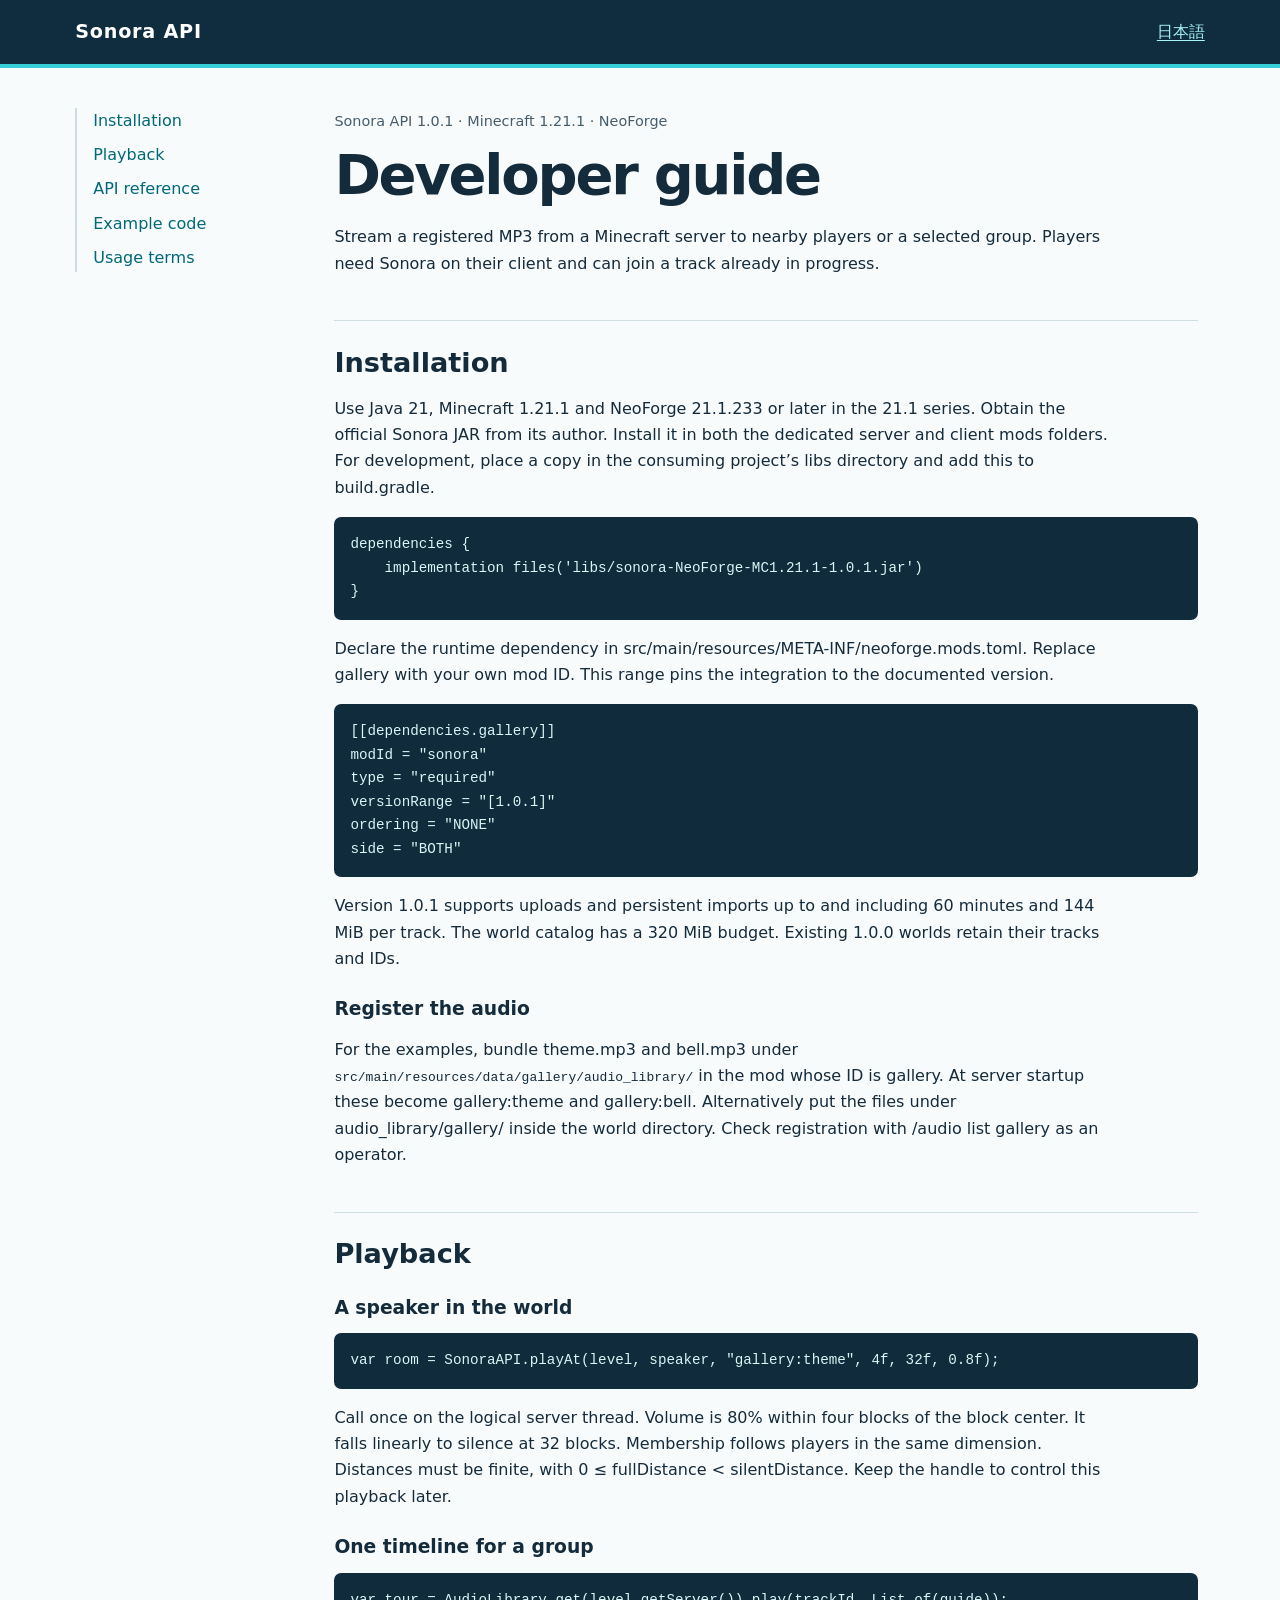
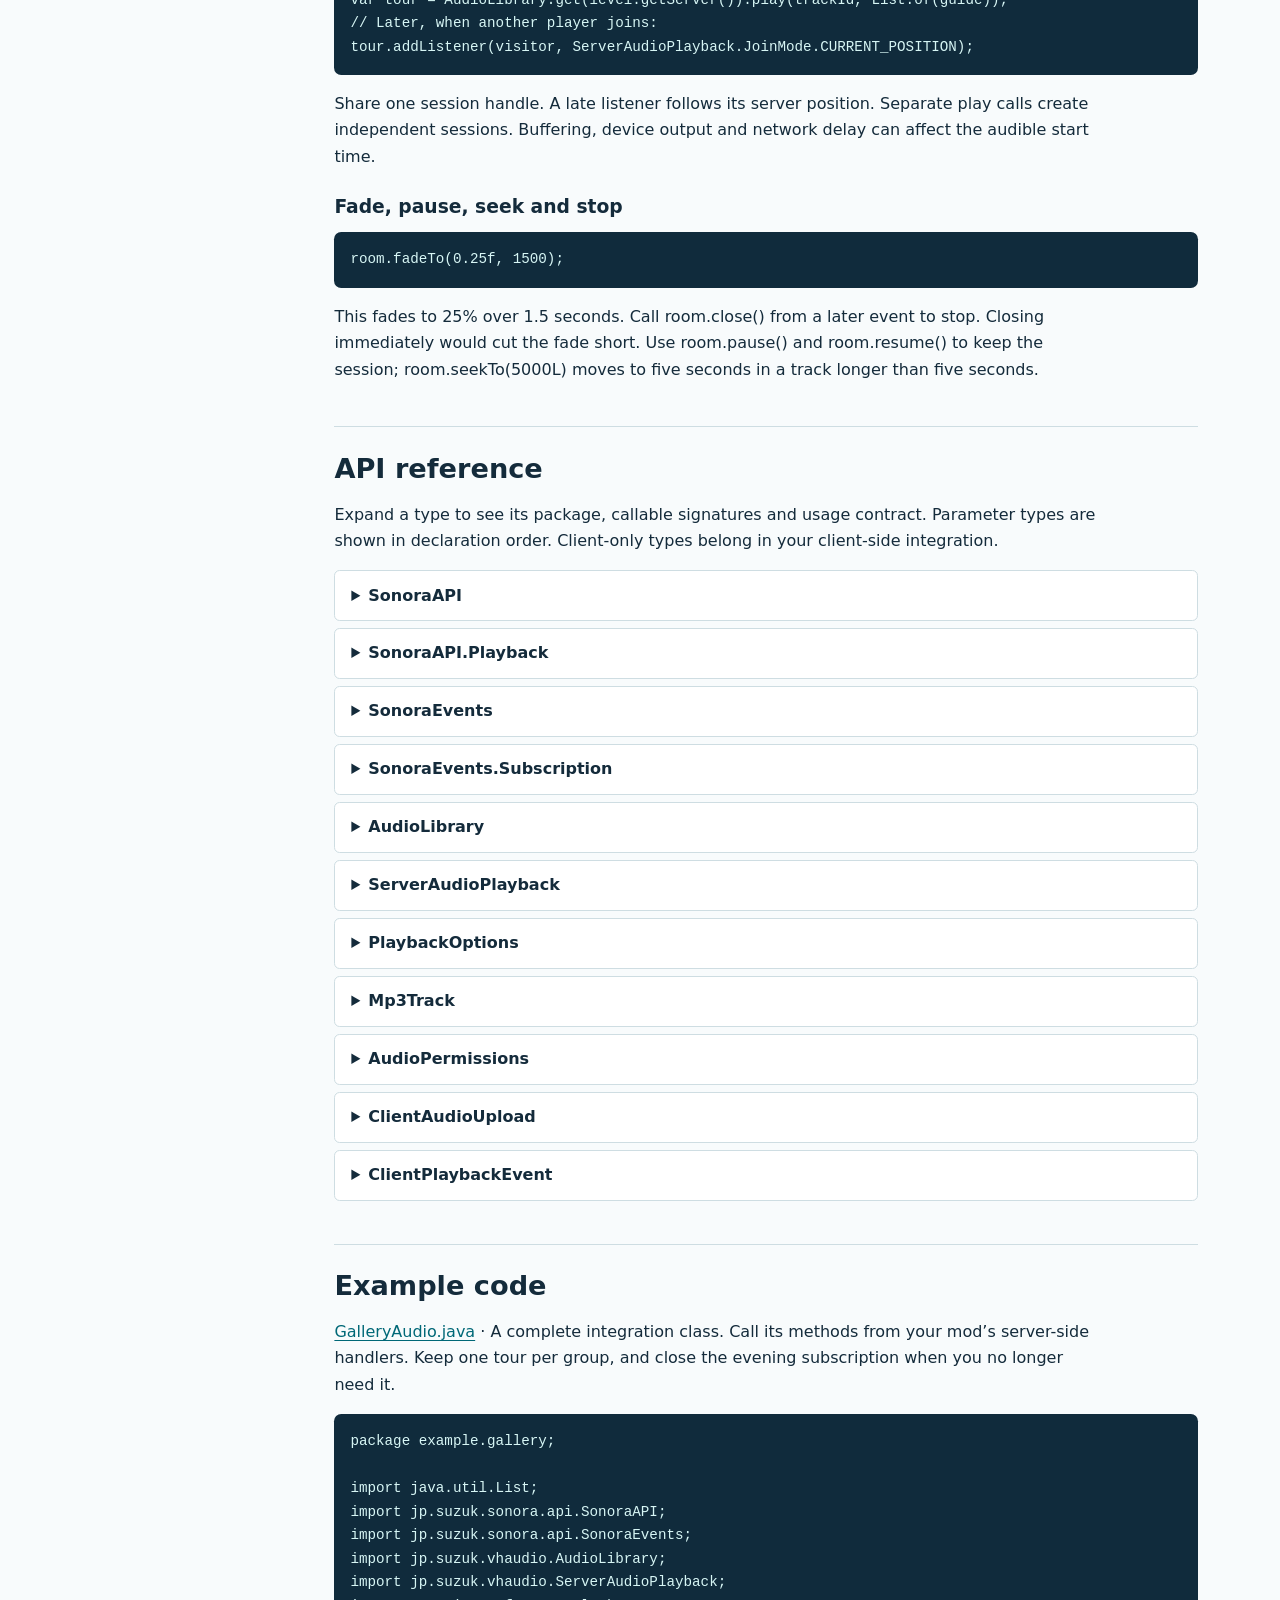
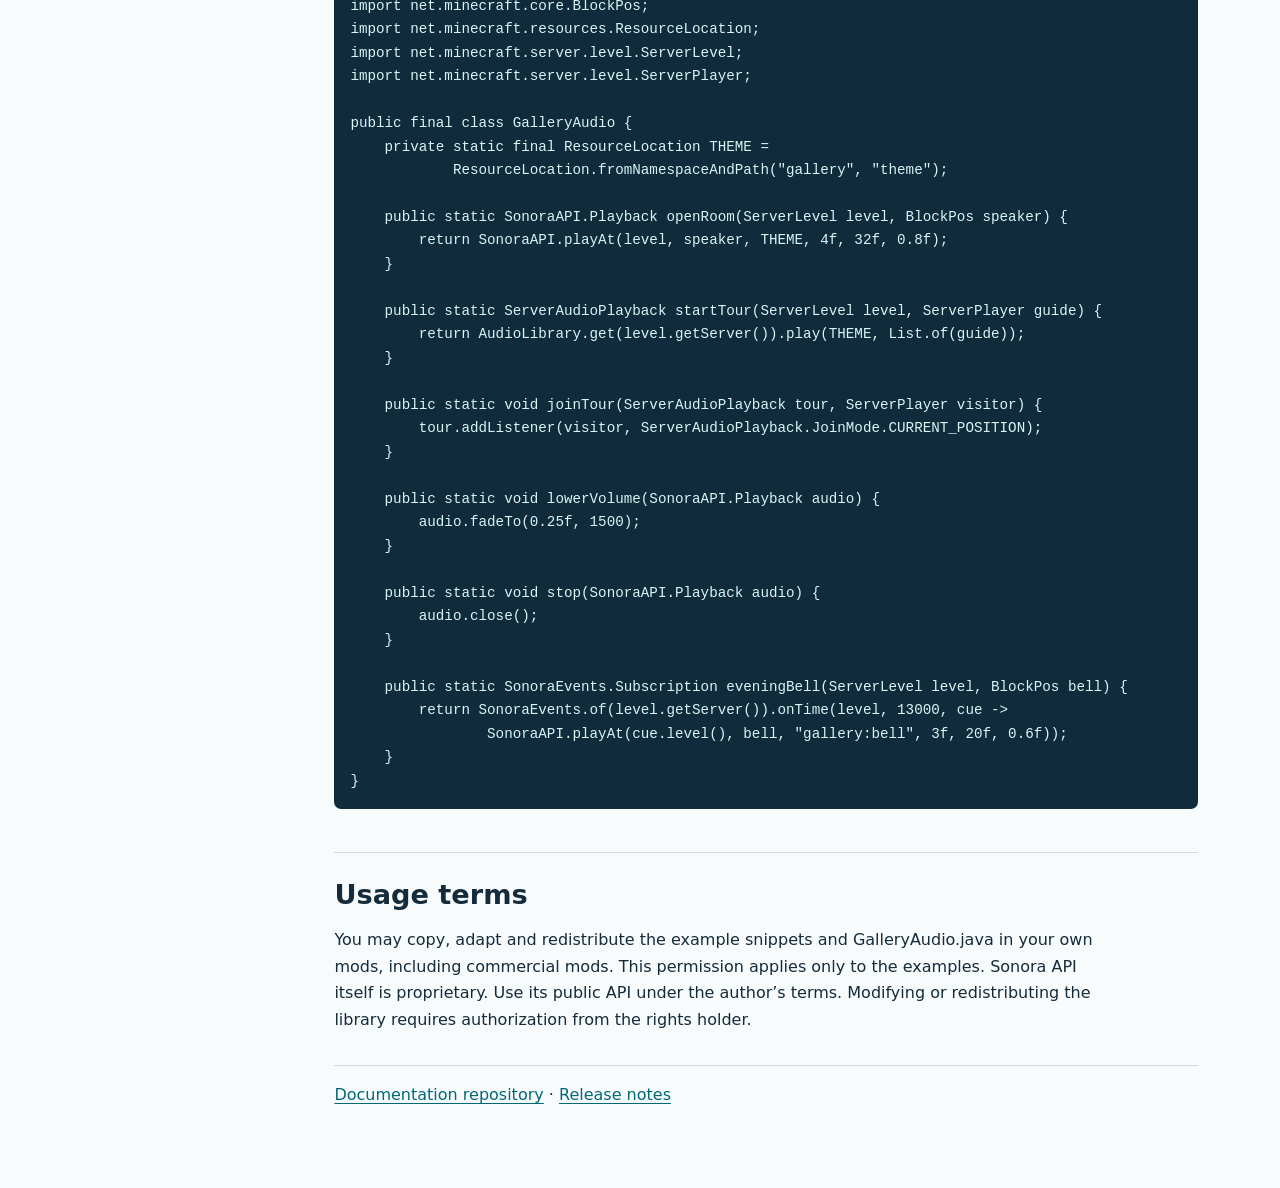
<file: docs/index.html>
<!doctype html>
<html lang="en"><head><meta charset="utf-8"><meta name="viewport" content="width=device-width,initial-scale=1"><title>Sonora API · Developer documentation</title><link rel="stylesheet" href="style.css"><link rel="alternate" hreflang="ja" href="ja.html"></head>
<body><a class="skip" href="#main">Skip to content</a><header><div><strong>Sonora API</strong><a lang="ja" href="ja.html">日本語</a></div></header><div class="layout"><nav aria-label="Contents"><a href="#install">Installation</a><a href="#play">Playback</a><a href="#reference">API reference</a><a href="#example">Example code</a><a href="#terms">Usage terms</a></nav><main id="main"><small>Sonora API 1.0.1 · Minecraft 1.21.1 · NeoForge</small><h1>Developer guide</h1><p>Stream a registered MP3 from a Minecraft server to nearby players or a selected group. Players need Sonora on their client and can join a track already in progress.</p>
<h2 id="install">Installation</h2><p>Use Java 21, Minecraft 1.21.1 and NeoForge 21.1.233 or later in the 21.1 series. Obtain the official Sonora JAR from its author. Install it in both the dedicated server and client mods folders. For development, place a copy in the consuming project’s libs directory and add this to build.gradle.</p><pre tabindex="0"><code>dependencies {
    implementation files('libs/sonora-NeoForge-MC1.21.1-1.0.1.jar')
}</code></pre><p>Declare the runtime dependency in src/main/resources/META-INF/neoforge.mods.toml. Replace gallery with your own mod ID. This range pins the integration to the documented version.</p><pre tabindex="0"><code>[[dependencies.gallery]]
modId = "sonora"
type = "required"
versionRange = "[1.0.1]"
ordering = "NONE"
side = "BOTH"</code></pre>
<p>Version 1.0.1 supports uploads and persistent imports up to and including 60 minutes and 144 MiB per track. The world catalog has a 320 MiB budget. Existing 1.0.0 worlds retain their tracks and IDs.</p><h3>Register the audio</h3><p>For the examples, bundle theme.mp3 and bell.mp3 under <code>src/main/resources/data/gallery/audio_library/</code> in the mod whose ID is gallery. At server startup these become gallery:theme and gallery:bell. Alternatively put the files under audio_library/gallery/ inside the world directory. Check registration with /audio list gallery as an operator.</p>
<h2 id="play">Playback</h2><h3>A speaker in the world</h3><pre tabindex="0"><code>var room = SonoraAPI.playAt(level, speaker, "gallery:theme", 4f, 32f, 0.8f);</code></pre><p>Call once on the logical server thread. Volume is 80% within four blocks of the block center. It falls linearly to silence at 32 blocks. Membership follows players in the same dimension. Distances must be finite, with 0 ≤ fullDistance < silentDistance. Keep the handle to control this playback later.</p>
<h3>One timeline for a group</h3><pre tabindex="0"><code>var tour = AudioLibrary.get(level.getServer()).play(trackId, List.of(guide));
// Later, when another player joins:
tour.addListener(visitor, ServerAudioPlayback.JoinMode.CURRENT_POSITION);</code></pre><p>Share one session handle. A late listener follows its server position. Separate play calls create independent sessions. Buffering, device output and network delay can affect the audible start time.</p>
<h3>Fade, pause, seek and stop</h3><pre tabindex="0"><code>room.fadeTo(0.25f, 1500);</code></pre><p>This fades to 25% over 1.5 seconds. Call room.close() from a later event to stop. Closing immediately would cut the fade short. Use room.pause() and room.resume() to keep the session; room.seekTo(5000L) moves to five seconds in a track longer than five seconds.</p>
<h2 id="reference">API reference</h2><p>Expand a type to see its package, callable signatures and usage contract. Parameter types are shown in declaration order. Client-only types belong in your client-side integration.</p><details><summary>SonoraAPI</summary><small>jp.suzuk.sonora.api.SonoraAPI</small><p>Choose a block position and a registered track ID (string or ResourceLocation). The final three floats are full-volume distance, silent distance and base volume. Use a ServerLevel on the server thread.</p><pre tabindex="0"><code>static SonoraAPI.Playback playAt(Level, BlockPos, String, float, float, float);
static SonoraAPI.Playback playAt(Level, BlockPos, ResourceLocation, float, float, float);</code></pre></details>
<details><summary>SonoraAPI.Playback</summary><small>jp.suzuk.sonora.api.SonoraAPI.Playback</small><p>Keep this handle across events. Pause and resume report a state change. Seek uses an absolute offset in milliseconds, from zero up to but excluding the track duration. Invalid offsets throw IllegalArgumentException. Close stops this session.</p><pre tabindex="0"><code>UUID id();
boolean pause();
boolean resume();
boolean seekTo(long);
void setVolume(float);
void fadeTo(float, int);
void close();</code></pre></details>
<details><summary>SonoraEvents</summary><small>jp.suzuk.sonora.api.SonoraEvents</small><p>Register on the server thread after startup. TimeCue exposes level, tickOfDay and dayTime. A forward crossing of the chosen tick (0–23999) fires once per update, even across sleep. StructureCue exposes level, player, structure, boundary (ENTER / EXIT) and position. Structure pieces are sampled every five ticks in loaded chunks, so short visits may be missed. MobCue exposes level, mob, action (ADDED / DEATH) and position. ADDED excludes disk loads. DimensionCue exposes player, from and to.</p><pre tabindex="0"><code>static SonoraEvents of(MinecraftServer);
SonoraEvents.Subscription onTime(ServerLevel, int, Consumer&lt;SonoraEvents.TimeCue&gt;);
SonoraEvents.Subscription onStructure(ServerLevel, ResourceLocation, Consumer&lt;SonoraEvents.StructureCue&gt;);
SonoraEvents.Subscription onMob(EntityType&lt;? extends Mob&gt;, SonoraEvents.MobAction, Consumer&lt;SonoraEvents.MobCue&gt;);
SonoraEvents.Subscription onDimensionChange(Consumer&lt;SonoraEvents.DimensionCue&gt;);</code></pre></details>
<details><summary>SonoraEvents.Subscription</summary><small>jp.suzuk.sonora.api.SonoraEvents.Subscription</small><p>Close on the server thread to unsubscribe. Subscriptions expire at server shutdown.</p><pre tabindex="0"><code>void close();</code></pre></details>
<details><summary>AudioLibrary</summary><small>jp.suzuk.vhaudio.AudioLibrary</small><p>One catalog per server. info returns null for an unknown ID. TrackInfo exposes id, durationMillis, bytes and stored. source returns MOD_BUNDLE, WORLD_FILE or RUNTIME and rejects unknown IDs. Bundled tracks are read-only. Duplicate registration fails. registerPersistent returns a completion stage; keep the local file readable until it completes and never block the server thread waiting for it. delete also removes a world-backed file.</p><pre tabindex="0"><code>void setPlaybackDefaults(String, PlaybackOptions);
AudioLibrary.TrackSource source(ResourceLocation);
AudioLibrary.TrackInfo info(ResourceLocation);
boolean delete(ResourceLocation) throws IOException;
static AudioLibrary get(MinecraftServer);
Set&lt;ResourceLocation&gt; ids();
CompletionStage&lt;ResourceLocation&gt; registerPersistent(ResourceLocation, Path);
void register(ResourceLocation, Mp3Track);
ServerAudioPlayback play(ResourceLocation, Collection&lt;ServerPlayer&gt;);
ServerAudioPlayback playAt(ServerLevel, BlockPos, ResourceLocation, float, float, float);
ServerAudioPlayback play(ResourceLocation, Collection&lt;ServerPlayer&gt;, PlaybackOptions);</code></pre></details>
<details><summary>ServerAudioPlayback</summary><small>jp.suzuk.vhaudio.ServerAudioPlayback</small><p>Use CURRENT_POSITION for a late listener on the shared timeline. FROM_START returns a separate session for that player. Snapshot exposes sessionId, namespace, trackId (optional), phase, positionMillis, durationMillis, looping and listeners. Phases are PREPARING, PLAYING, PAUSED and ENDED. completion reports FINISHED, STOPPED or SERVER_STOPPING on the server timeline; client audio output may finish later.</p><pre tabindex="0"><code>static ServerAudioPlayback start(MinecraftServer, Mp3Track);
String namespace();
static ServerAudioPlayback start(MinecraftServer, Mp3Track, String, PlaybackOptions);
UUID id();
float volume();
void setVolume(float);
void fadeTo(float, int);
ServerAudioPlayback addListener(ServerPlayer, ServerAudioPlayback.JoinMode);
ServerAudioPlayback.Snapshot snapshot();
static List&lt;ServerAudioPlayback.Snapshot&gt; sessions(MinecraftServer);
CompletionStage&lt;ServerAudioPlayback.EndReason&gt; completion();
boolean pause();
boolean resume();
boolean seekTo(long);
static Optional&lt;ServerAudioPlayback&gt; find(MinecraftServer, UUID);
void addListener(ServerPlayer);
void removeListener(ServerPlayer);
void close();</code></pre></details>
<details><summary>PlaybackOptions</summary><small>jp.suzuk.vhaudio.PlaybackOptions</small><p>Constructor order: category, volume (0–1), attenuation function, prebuffer (100–3000 ms), late tolerance (0–10000 ms, or −1 to keep late audio), loop. DEFAULT uses MUSIC, 1, GLOBAL, 1000, 250 and false. linear uses a dimension, center and two distances in blocks.</p><pre tabindex="0"><code>static final ToDoubleFunction&lt;ServerPlayer&gt; GLOBAL;
static final PlaybackOptions DEFAULT;
PlaybackOptions(SoundSource, float, ToDoubleFunction&lt;ServerPlayer&gt;, int, int, boolean);
static ToDoubleFunction&lt;ServerPlayer&gt; linear(ResourceKey&lt;Level&gt;, Vec3, double, double);
SoundSource category();
float volume();
ToDoubleFunction&lt;ServerPlayer&gt; attenuation();
int prebufferMillis();
int lateToleranceMillis();
boolean loop();</code></pre></details>
<details><summary>Mp3Track</summary><small>jp.suzuk.vhaudio.Mp3Track</small><p>Load a local MP3 off the server thread. Register the result on the server thread. Duration is in milliseconds.</p><pre tabindex="0"><code>static Mp3Track load(Path) throws IOException;
long durationMillis();</code></pre></details>
<details><summary>AudioPermissions</summary><small>jp.suzuk.vhaudio.AudioPermissions</small><p>Register a command permission policy per namespace. Actions are VIEW, PLAY, CONTROL, DELETE and UPLOAD. A custom policy replaces the default for that namespace, including console requests. Check authorization at your own player-facing entry points.</p><pre tabindex="0"><code>static void register(String, BiPredicate&lt;CommandSourceStack, AudioPermissions.Action&gt;);
static boolean allowed(CommandSourceStack, String, AudioPermissions.Action);</code></pre></details>
<details><summary>ClientAudioUpload</summary><small>jp.suzuk.vhaudio.ClientAudioUpload</small><p>Client only. Submit a user-selected local file and track ID on the client thread. Handle success or failure through the completion stage. Requires server upload permission.</p><pre tabindex="0"><code>static CompletionStage&lt;ResourceLocation&gt; upload(Path, ResourceLocation);</code></pre></details>
<details><summary>ClientPlaybackEvent</summary><small>jp.suzuk.vhaudio.ClientPlaybackEvent</small><p>Client only. Subscribe on NeoForge.EVENT_BUS. States are WAITING, OUTPUT_STARTED, REBUFFERING, RECOVERED, ENDED, STOPPED and FAILED. Read detail for failure information.</p><pre tabindex="0"><code>UUID session();
ClientPlaybackEvent.State state();
long positionMillis();
String detail();</code></pre></details>
<h2 id="example">Example code</h2><p><a href="examples/GalleryAudio.java">GalleryAudio.java</a> · A complete integration class. Call its methods from your mod’s server-side handlers. Keep one tour per group, and close the evening subscription when you no longer need it.</p><pre tabindex="0"><code>package example.gallery;

import java.util.List;
import jp.suzuk.sonora.api.SonoraAPI;
import jp.suzuk.sonora.api.SonoraEvents;
import jp.suzuk.vhaudio.AudioLibrary;
import jp.suzuk.vhaudio.ServerAudioPlayback;
import net.minecraft.core.BlockPos;
import net.minecraft.resources.ResourceLocation;
import net.minecraft.server.level.ServerLevel;
import net.minecraft.server.level.ServerPlayer;

public final class GalleryAudio {
    private static final ResourceLocation THEME =
            ResourceLocation.fromNamespaceAndPath("gallery", "theme");

    public static SonoraAPI.Playback openRoom(ServerLevel level, BlockPos speaker) {
        return SonoraAPI.playAt(level, speaker, THEME, 4f, 32f, 0.8f);
    }

    public static ServerAudioPlayback startTour(ServerLevel level, ServerPlayer guide) {
        return AudioLibrary.get(level.getServer()).play(THEME, List.of(guide));
    }

    public static void joinTour(ServerAudioPlayback tour, ServerPlayer visitor) {
        tour.addListener(visitor, ServerAudioPlayback.JoinMode.CURRENT_POSITION);
    }

    public static void lowerVolume(SonoraAPI.Playback audio) {
        audio.fadeTo(0.25f, 1500);
    }

    public static void stop(SonoraAPI.Playback audio) {
        audio.close();
    }

    public static SonoraEvents.Subscription eveningBell(ServerLevel level, BlockPos bell) {
        return SonoraEvents.of(level.getServer()).onTime(level, 13000, cue -&gt;
                SonoraAPI.playAt(cue.level(), bell, "gallery:bell", 3f, 20f, 0.6f));
    }
}</code></pre>
<h2 id="terms">Usage terms</h2><p>You may copy, adapt and redistribute the example snippets and GalleryAudio.java in your own mods, including commercial mods. This permission applies only to the examples. Sonora API itself is proprietary. Use its public API under the author’s terms. Modifying or redistributing the library requires authorization from the rights holder.</p>
<footer><a href="https://github.com/Sam1361027-cyber/sonora-api-docs">Documentation repository</a> · <a href="https://github.com/Sam1361027-cyber/sonora-api-docs/blob/main/CHANGELOG.md">Release notes</a></footer></main></div></body></html>
</file>
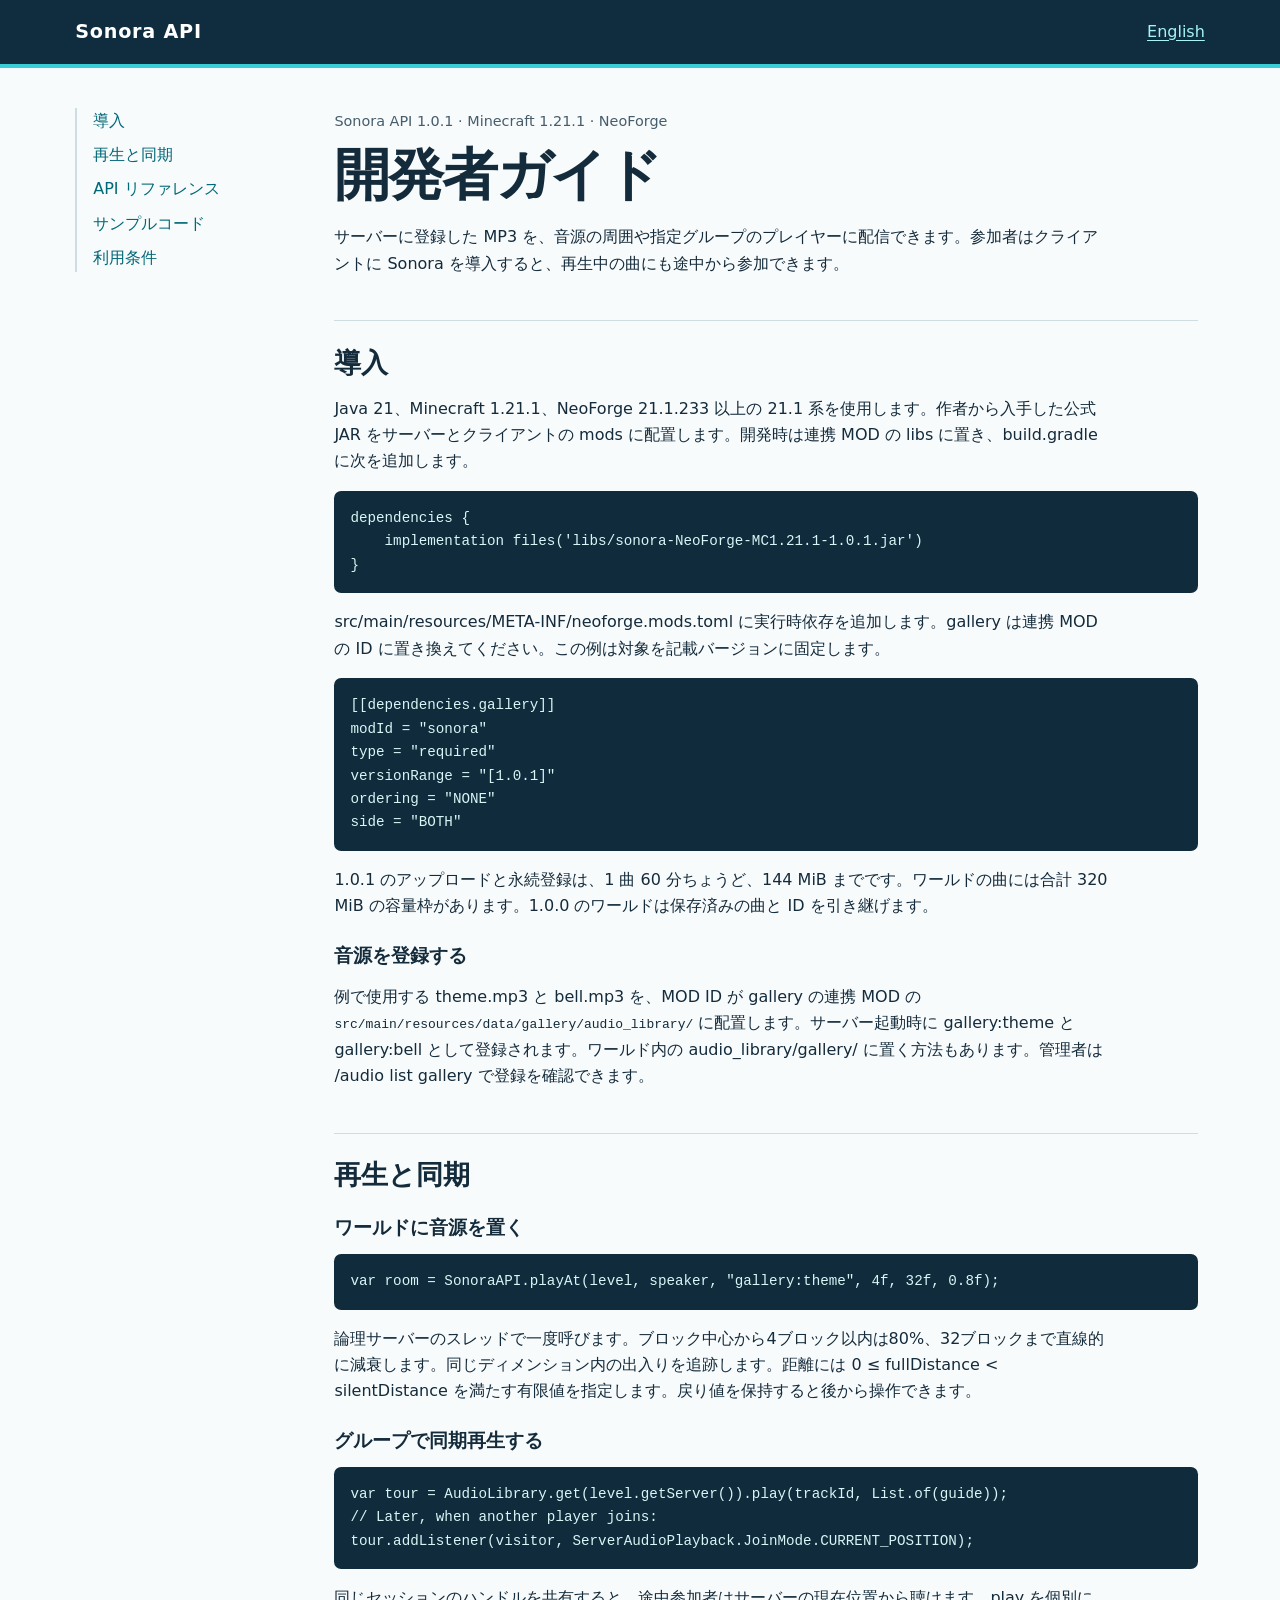
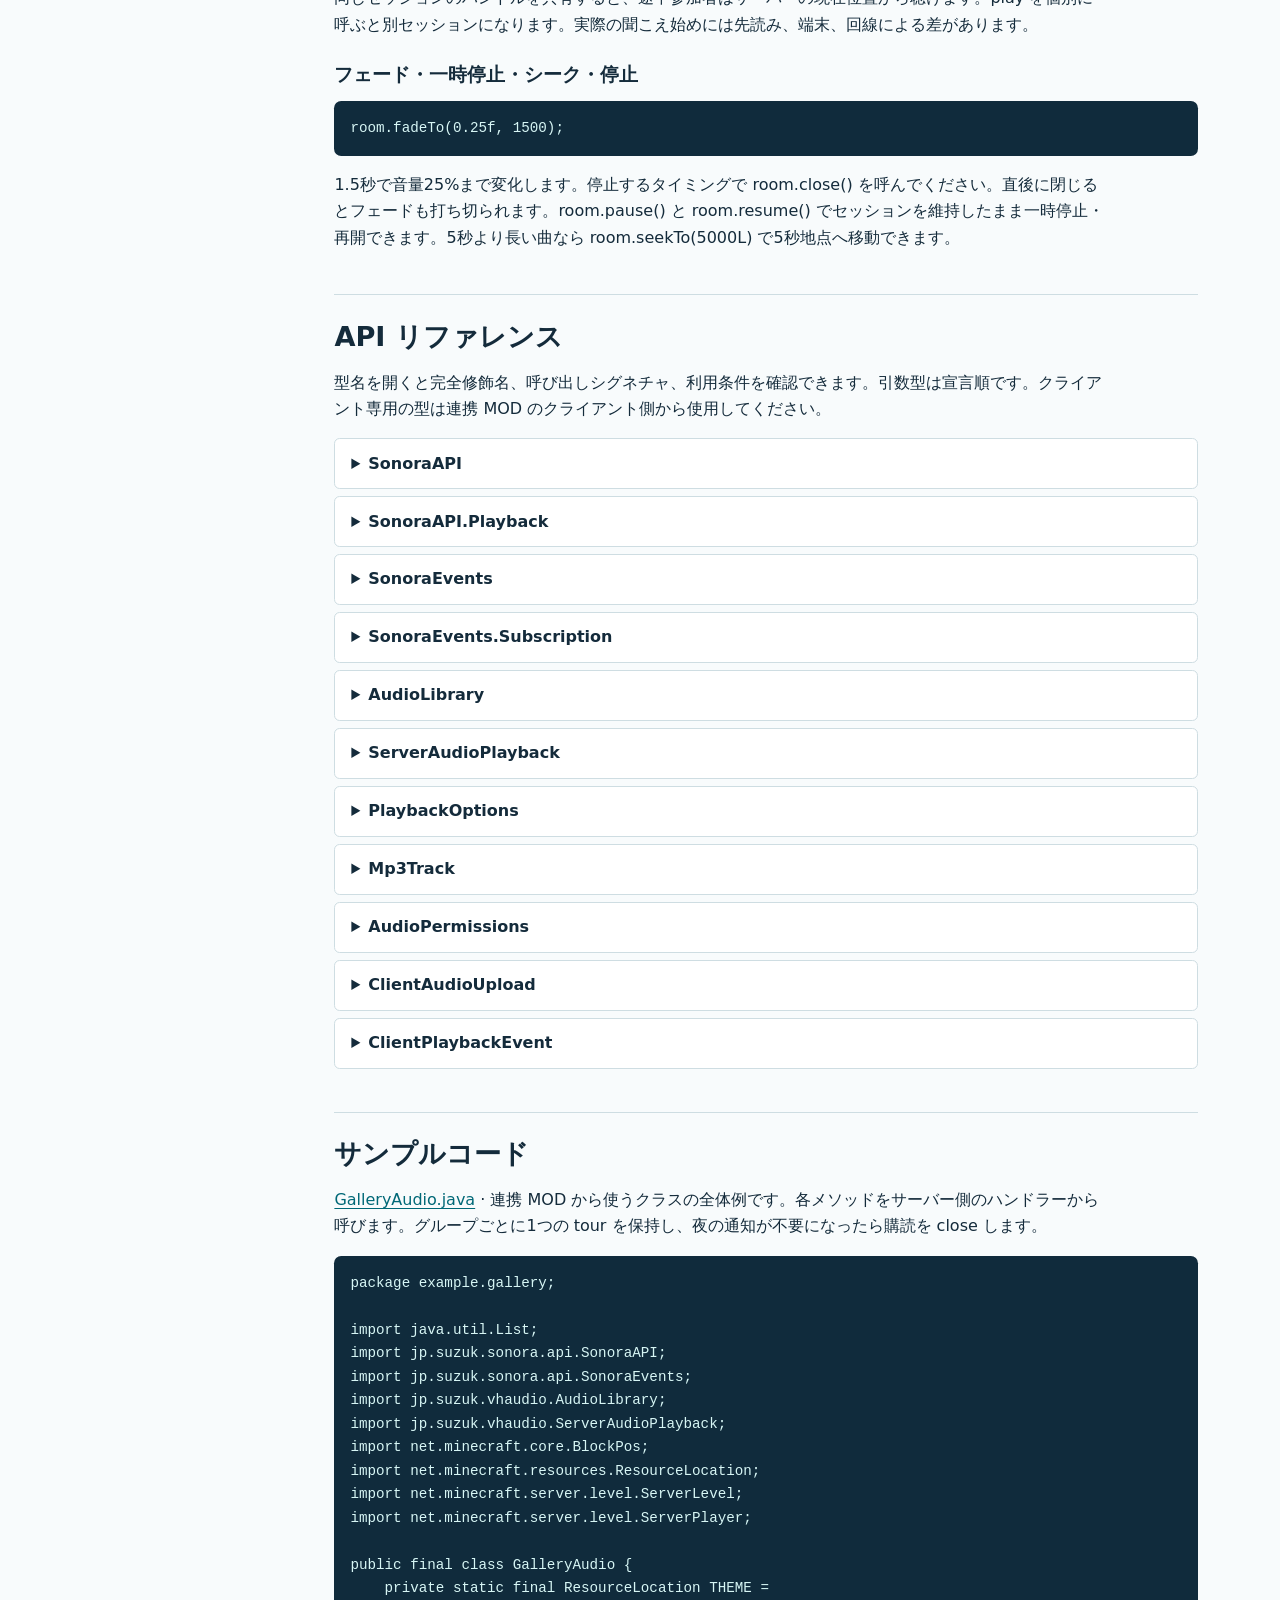
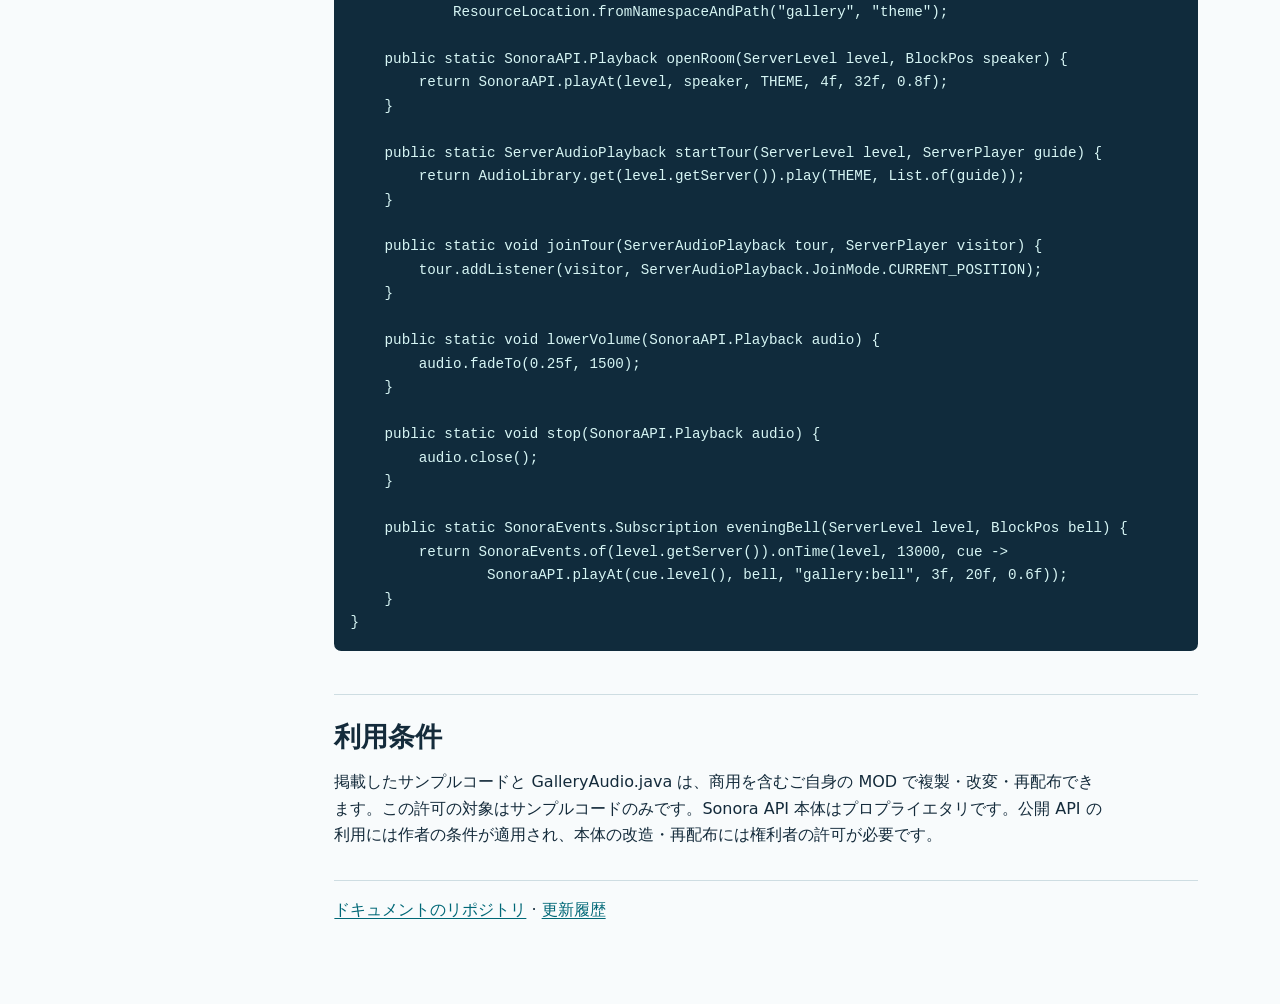
<file: docs/ja.html>
<!doctype html>
<html lang="ja"><head><meta charset="utf-8"><meta name="viewport" content="width=device-width,initial-scale=1"><title>Sonora API · 開発者ドキュメント</title><link rel="stylesheet" href="style.css"><link rel="alternate" hreflang="en" href="index.html"></head>
<body><a class="skip" href="#main">本文へ</a><header><div><strong>Sonora API</strong><a lang="en" href="index.html">English</a></div></header><div class="layout"><nav aria-label="目次"><a href="#install">導入</a><a href="#play">再生と同期</a><a href="#reference">API リファレンス</a><a href="#example">サンプルコード</a><a href="#terms">利用条件</a></nav><main id="main"><small>Sonora API 1.0.1 · Minecraft 1.21.1 · NeoForge</small><h1>開発者ガイド</h1><p>サーバーに登録した MP3 を、音源の周囲や指定グループのプレイヤーに配信できます。参加者はクライアントに Sonora を導入すると、再生中の曲にも途中から参加できます。</p>
<h2 id="install">導入</h2><p>Java 21、Minecraft 1.21.1、NeoForge 21.1.233 以上の 21.1 系を使用します。作者から入手した公式 JAR をサーバーとクライアントの mods に配置します。開発時は連携 MOD の libs に置き、build.gradle に次を追加します。</p><pre tabindex="0"><code>dependencies {
    implementation files('libs/sonora-NeoForge-MC1.21.1-1.0.1.jar')
}</code></pre><p>src/main/resources/META-INF/neoforge.mods.toml に実行時依存を追加します。gallery は連携 MOD の ID に置き換えてください。この例は対象を記載バージョンに固定します。</p><pre tabindex="0"><code>[[dependencies.gallery]]
modId = "sonora"
type = "required"
versionRange = "[1.0.1]"
ordering = "NONE"
side = "BOTH"</code></pre>
<p>1.0.1 のアップロードと永続登録は、1 曲 60 分ちょうど、144 MiB までです。ワールドの曲には合計 320 MiB の容量枠があります。1.0.0 のワールドは保存済みの曲と ID を引き継げます。</p><h3>音源を登録する</h3><p>例で使用する theme.mp3 と bell.mp3 を、MOD ID が gallery の連携 MOD の <code>src/main/resources/data/gallery/audio_library/</code> に配置します。サーバー起動時に gallery:theme と gallery:bell として登録されます。ワールド内の audio_library/gallery/ に置く方法もあります。管理者は /audio list gallery で登録を確認できます。</p>
<h2 id="play">再生と同期</h2><h3>ワールドに音源を置く</h3><pre tabindex="0"><code>var room = SonoraAPI.playAt(level, speaker, "gallery:theme", 4f, 32f, 0.8f);</code></pre><p>論理サーバーのスレッドで一度呼びます。ブロック中心から4ブロック以内は80%、32ブロックまで直線的に減衰します。同じディメンション内の出入りを追跡します。距離には 0 ≤ fullDistance < silentDistance を満たす有限値を指定します。戻り値を保持すると後から操作できます。</p>
<h3>グループで同期再生する</h3><pre tabindex="0"><code>var tour = AudioLibrary.get(level.getServer()).play(trackId, List.of(guide));
// Later, when another player joins:
tour.addListener(visitor, ServerAudioPlayback.JoinMode.CURRENT_POSITION);</code></pre><p>同じセッションのハンドルを共有すると、途中参加者はサーバーの現在位置から聴けます。play を個別に呼ぶと別セッションになります。実際の聞こえ始めには先読み、端末、回線による差があります。</p>
<h3>フェード・一時停止・シーク・停止</h3><pre tabindex="0"><code>room.fadeTo(0.25f, 1500);</code></pre><p>1.5秒で音量25%まで変化します。停止するタイミングで room.close() を呼んでください。直後に閉じるとフェードも打ち切られます。room.pause() と room.resume() でセッションを維持したまま一時停止・再開できます。5秒より長い曲なら room.seekTo(5000L) で5秒地点へ移動できます。</p>
<h2 id="reference">API リファレンス</h2><p>型名を開くと完全修飾名、呼び出しシグネチャ、利用条件を確認できます。引数型は宣言順です。クライアント専用の型は連携 MOD のクライアント側から使用してください。</p><details><summary>SonoraAPI</summary><small>jp.suzuk.sonora.api.SonoraAPI</small><p>登録済みの曲 ID（文字列または ResourceLocation）とブロック位置を指定します。最後の引数は等音量距離、無音距離、基本音量の順です。サーバースレッドで ServerLevel を渡します。</p><pre tabindex="0"><code>static SonoraAPI.Playback playAt(Level, BlockPos, String, float, float, float);
static SonoraAPI.Playback playAt(Level, BlockPos, ResourceLocation, float, float, float);</code></pre></details>
<details><summary>SonoraAPI.Playback</summary><small>jp.suzuk.sonora.api.SonoraAPI.Playback</small><p>ハンドルをイベント間で保持します。pause と resume は状態が変化した場合に true を返します。seekTo の単位はミリ秒で、0 以上、曲の長さ未満です。範囲外は IllegalArgumentException です。close で停止します。</p><pre tabindex="0"><code>UUID id();
boolean pause();
boolean resume();
boolean seekTo(long);
void setVolume(float);
void fadeTo(float, int);
void close();</code></pre></details>
<details><summary>SonoraEvents</summary><small>jp.suzuk.sonora.api.SonoraEvents</small><p>起動後のサーバースレッドで登録します。TimeCue は level、tickOfDay、dayTime を返します。指定時刻（0～23999）を順方向に通過した更新で一度通知し、睡眠にも対応します。StructureCue は level、player、structure、boundary（ENTER / EXIT）、position を返します。ロード済みチャンクを5 tick間隔で調べるため、短い通過を見逃す場合があります。MobCue は level、mob、action（ADDED / DEATH）、position を返し、ADDED は保存済み Mob の読み込みを除きます。DimensionCue は player、from、to を返します。</p><pre tabindex="0"><code>static SonoraEvents of(MinecraftServer);
SonoraEvents.Subscription onTime(ServerLevel, int, Consumer&lt;SonoraEvents.TimeCue&gt;);
SonoraEvents.Subscription onStructure(ServerLevel, ResourceLocation, Consumer&lt;SonoraEvents.StructureCue&gt;);
SonoraEvents.Subscription onMob(EntityType&lt;? extends Mob&gt;, SonoraEvents.MobAction, Consumer&lt;SonoraEvents.MobCue&gt;);
SonoraEvents.Subscription onDimensionChange(Consumer&lt;SonoraEvents.DimensionCue&gt;);</code></pre></details>
<details><summary>SonoraEvents.Subscription</summary><small>jp.suzuk.sonora.api.SonoraEvents.Subscription</small><p>サーバースレッドで close を呼ぶと解除できます。サーバー停止時に購読は破棄されます。</p><pre tabindex="0"><code>void close();</code></pre></details>
<details><summary>AudioLibrary</summary><small>jp.suzuk.vhaudio.AudioLibrary</small><p>サーバー単位の曲カタログです。未知の ID では info は null、source は例外を返します。TrackInfo の項目は id、durationMillis、bytes、stored です。出所は MOD_BUNDLE、WORLD_FILE、RUNTIME のいずれかです。同梱曲は読み取り専用で、二重登録は失敗します。registerPersistent の完了までは元ファイルを保持し、サーバースレッドで同期待機しないでください。delete はワールド保存曲のファイルも削除します。</p><pre tabindex="0"><code>void setPlaybackDefaults(String, PlaybackOptions);
AudioLibrary.TrackSource source(ResourceLocation);
AudioLibrary.TrackInfo info(ResourceLocation);
boolean delete(ResourceLocation) throws IOException;
static AudioLibrary get(MinecraftServer);
Set&lt;ResourceLocation&gt; ids();
CompletionStage&lt;ResourceLocation&gt; registerPersistent(ResourceLocation, Path);
void register(ResourceLocation, Mp3Track);
ServerAudioPlayback play(ResourceLocation, Collection&lt;ServerPlayer&gt;);
ServerAudioPlayback playAt(ServerLevel, BlockPos, ResourceLocation, float, float, float);
ServerAudioPlayback play(ResourceLocation, Collection&lt;ServerPlayer&gt;, PlaybackOptions);</code></pre></details>
<details><summary>ServerAudioPlayback</summary><small>jp.suzuk.vhaudio.ServerAudioPlayback</small><p>CURRENT_POSITION は共有タイムラインの現在位置に参加します。FROM_START は指定プレイヤー用に別のセッションを返します。Snapshot は sessionId、namespace、任意の trackId、phase、positionMillis、durationMillis、looping、listeners を返します。phase は PREPARING、PLAYING、PAUSED、ENDED です。completion の結果は FINISHED、STOPPED、SERVER_STOPPING のいずれかで、クライアントの再生完了とは時間差があります。</p><pre tabindex="0"><code>static ServerAudioPlayback start(MinecraftServer, Mp3Track);
String namespace();
static ServerAudioPlayback start(MinecraftServer, Mp3Track, String, PlaybackOptions);
UUID id();
float volume();
void setVolume(float);
void fadeTo(float, int);
ServerAudioPlayback addListener(ServerPlayer, ServerAudioPlayback.JoinMode);
ServerAudioPlayback.Snapshot snapshot();
static List&lt;ServerAudioPlayback.Snapshot&gt; sessions(MinecraftServer);
CompletionStage&lt;ServerAudioPlayback.EndReason&gt; completion();
boolean pause();
boolean resume();
boolean seekTo(long);
static Optional&lt;ServerAudioPlayback&gt; find(MinecraftServer, UUID);
void addListener(ServerPlayer);
void removeListener(ServerPlayer);
void close();</code></pre></details>
<details><summary>PlaybackOptions</summary><small>jp.suzuk.vhaudio.PlaybackOptions</small><p>コンストラクタはカテゴリ、音量（0～1）、減衰関数、先読み（100～3000 ms）、遅延許容（0～10000 ms、遅れによる破棄を無効にする場合は −1）、ループの順です。DEFAULT は MUSIC、1、GLOBAL、1000、250、false です。linear はディメンション、中心座標、2つの距離（ブロック）を取ります。</p><pre tabindex="0"><code>static final ToDoubleFunction&lt;ServerPlayer&gt; GLOBAL;
static final PlaybackOptions DEFAULT;
PlaybackOptions(SoundSource, float, ToDoubleFunction&lt;ServerPlayer&gt;, int, int, boolean);
static ToDoubleFunction&lt;ServerPlayer&gt; linear(ResourceKey&lt;Level&gt;, Vec3, double, double);
SoundSource category();
float volume();
ToDoubleFunction&lt;ServerPlayer&gt; attenuation();
int prebufferMillis();
int lateToleranceMillis();
boolean loop();</code></pre></details>
<details><summary>Mp3Track</summary><small>jp.suzuk.vhaudio.Mp3Track</small><p>ローカル MP3 はサーバースレッド外で読み込み、結果をサーバースレッドで登録します。長さはミリ秒単位です。</p><pre tabindex="0"><code>static Mp3Track load(Path) throws IOException;
long durationMillis();</code></pre></details>
<details><summary>AudioPermissions</summary><small>jp.suzuk.vhaudio.AudioPermissions</small><p>名前空間単位でコマンド権限を登録します。操作は VIEW、PLAY、CONTROL、DELETE、UPLOAD です。独自ポリシーはコンソールを含む既定の判定を置き換えます。連携 MOD が直接プレイヤー要求を受ける場合は入口で権限を確認します。</p><pre tabindex="0"><code>static void register(String, BiPredicate&lt;CommandSourceStack, AudioPermissions.Action&gt;);
static boolean allowed(CommandSourceStack, String, AudioPermissions.Action);</code></pre></details>
<details><summary>ClientAudioUpload</summary><small>jp.suzuk.vhaudio.ClientAudioUpload</small><p>クライアント専用です。クライアントスレッドで利用者が選んだファイルと曲 ID を渡し、返されるステージで成功・失敗を処理します。サーバー側のアップロード権限が必要です。</p><pre tabindex="0"><code>static CompletionStage&lt;ResourceLocation&gt; upload(Path, ResourceLocation);</code></pre></details>
<details><summary>ClientPlaybackEvent</summary><small>jp.suzuk.vhaudio.ClientPlaybackEvent</small><p>クライアント専用です。NeoForge.EVENT_BUS で購読します。状態は WAITING、OUTPUT_STARTED、REBUFFERING、RECOVERED、ENDED、STOPPED、FAILED です。失敗時は detail を確認します。</p><pre tabindex="0"><code>UUID session();
ClientPlaybackEvent.State state();
long positionMillis();
String detail();</code></pre></details>
<h2 id="example">サンプルコード</h2><p><a href="examples/GalleryAudio.java">GalleryAudio.java</a> · 連携 MOD から使うクラスの全体例です。各メソッドをサーバー側のハンドラーから呼びます。グループごとに1つの tour を保持し、夜の通知が不要になったら購読を close します。</p><pre tabindex="0"><code>package example.gallery;

import java.util.List;
import jp.suzuk.sonora.api.SonoraAPI;
import jp.suzuk.sonora.api.SonoraEvents;
import jp.suzuk.vhaudio.AudioLibrary;
import jp.suzuk.vhaudio.ServerAudioPlayback;
import net.minecraft.core.BlockPos;
import net.minecraft.resources.ResourceLocation;
import net.minecraft.server.level.ServerLevel;
import net.minecraft.server.level.ServerPlayer;

public final class GalleryAudio {
    private static final ResourceLocation THEME =
            ResourceLocation.fromNamespaceAndPath("gallery", "theme");

    public static SonoraAPI.Playback openRoom(ServerLevel level, BlockPos speaker) {
        return SonoraAPI.playAt(level, speaker, THEME, 4f, 32f, 0.8f);
    }

    public static ServerAudioPlayback startTour(ServerLevel level, ServerPlayer guide) {
        return AudioLibrary.get(level.getServer()).play(THEME, List.of(guide));
    }

    public static void joinTour(ServerAudioPlayback tour, ServerPlayer visitor) {
        tour.addListener(visitor, ServerAudioPlayback.JoinMode.CURRENT_POSITION);
    }

    public static void lowerVolume(SonoraAPI.Playback audio) {
        audio.fadeTo(0.25f, 1500);
    }

    public static void stop(SonoraAPI.Playback audio) {
        audio.close();
    }

    public static SonoraEvents.Subscription eveningBell(ServerLevel level, BlockPos bell) {
        return SonoraEvents.of(level.getServer()).onTime(level, 13000, cue -&gt;
                SonoraAPI.playAt(cue.level(), bell, "gallery:bell", 3f, 20f, 0.6f));
    }
}</code></pre>
<h2 id="terms">利用条件</h2><p>掲載したサンプルコードと GalleryAudio.java は、商用を含むご自身の MOD で複製・改変・再配布できます。この許可の対象はサンプルコードのみです。Sonora API 本体はプロプライエタリです。公開 API の利用には作者の条件が適用され、本体の改造・再配布には権利者の許可が必要です。</p>
<footer><a href="https://github.com/Sam1361027-cyber/sonora-api-docs">ドキュメントのリポジトリ</a> · <a href="https://github.com/Sam1361027-cyber/sonora-api-docs/blob/main/CHANGELOG.md">更新履歴</a></footer></main></div></body></html>
</file>
<file: docs/style.css>
:root{color-scheme:light;--ink:#142b3b;--muted:#465d6c;--accent:#006877;--edge:#cedde2;font:100%/1.65 "Segoe UI",system-ui,sans-serif;color:var(--ink);background:#f8fbfc}
*{box-sizing:border-box}body{margin:0}a{color:var(--accent);text-underline-offset:.2em}a:focus-visible,summary:focus-visible{outline:3px solid #ed8621;outline-offset:3px}
header{background:#102d40;color:white;border-bottom:4px solid #38ced7}header div,.layout{max-width:77rem;margin:auto;padding:1rem 4vw}header div{display:flex;align-items:center;justify-content:space-between;gap:1rem}header strong{letter-spacing:.04em;font-size:1.2rem}header a{color:#a6f4f4}
.layout{display:grid;grid-template-columns:13rem minmax(0,1fr);gap:4vw;padding-top:2.5rem;padding-bottom:5rem}nav{align-self:start;position:sticky;top:1.4rem;display:grid;gap:.5rem;border-left:2px solid var(--edge);padding-left:1rem}nav a{text-decoration:none}nav a:hover{text-decoration:underline}main{min-width:0;max-width:54rem}h1,h2,h3{line-height:1.2}h1{font-size:clamp(2rem,5vw,3.5rem);letter-spacing:-.04em;margin:.45rem 0 1rem}h2{font-size:1.7rem;border-top:1px solid var(--edge);margin:2.7rem 0 1rem;padding-top:1.6rem}h3{margin:1.6rem 0 .5rem}p{max-width:76ch}small{color:var(--muted);font-size:.9rem}pre{font: .89rem/1.65 Consolas,monospace;background:#102b3c;color:#d7f6f5;padding:1rem;border-radius:.45rem;overflow:auto;tab-size:4}code{overflow-wrap:anywhere}pre code{overflow-wrap:normal}details{background:white;border:1px solid var(--edge);padding:.7rem 1rem;border-radius:.35rem;margin:.45rem 0}summary{cursor:pointer;font-weight:650;overflow-wrap:anywhere}footer{border-top:1px solid var(--edge);margin-top:2rem;padding-top:1rem}.skip{position:absolute;left:-9999px}.skip:focus{left:1rem;background:white;padding:.5rem}
@media(max-width:48rem){.layout{display:block;padding-top:1rem}nav{position:static;display:flex;flex-wrap:wrap;gap:.35rem 1rem;border:0;padding:0 0 1rem;margin:0 0 1rem;border-bottom:1px solid var(--edge)}header div{padding-block:.65rem}}
</file>
